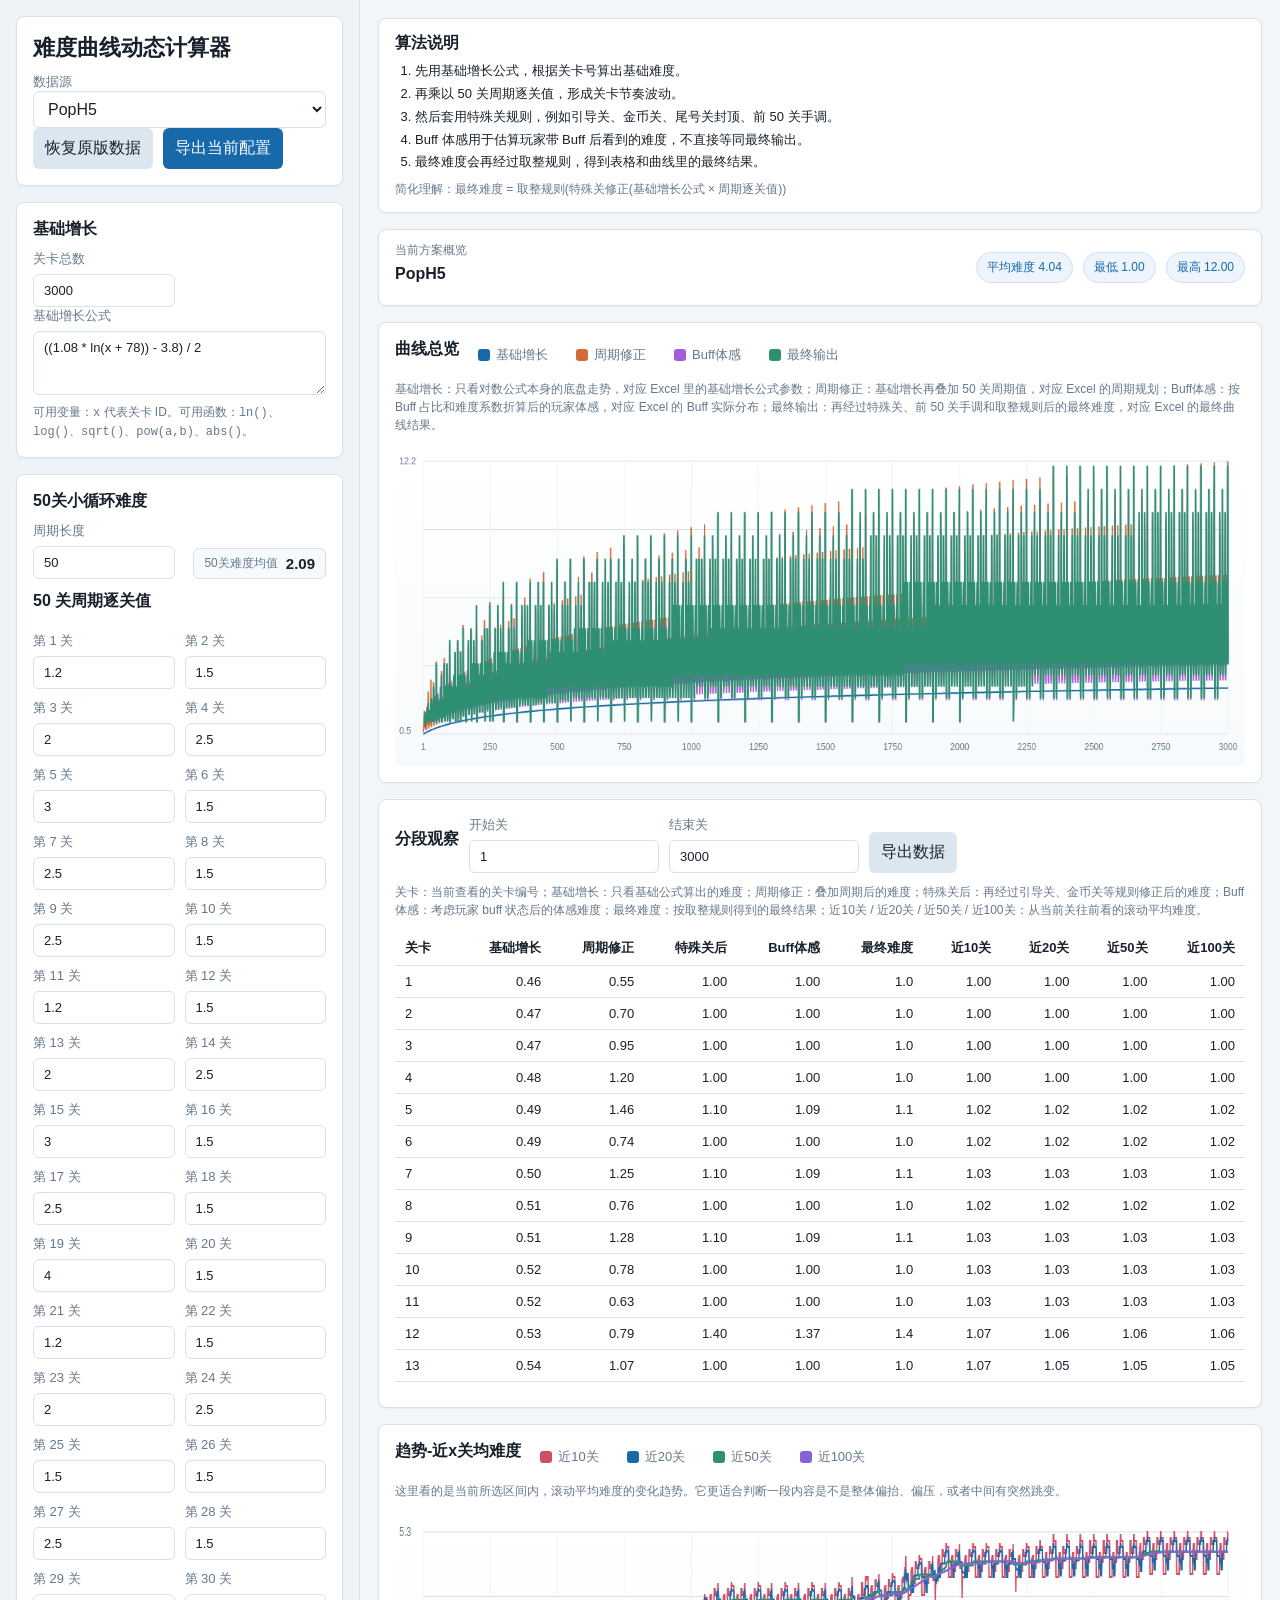
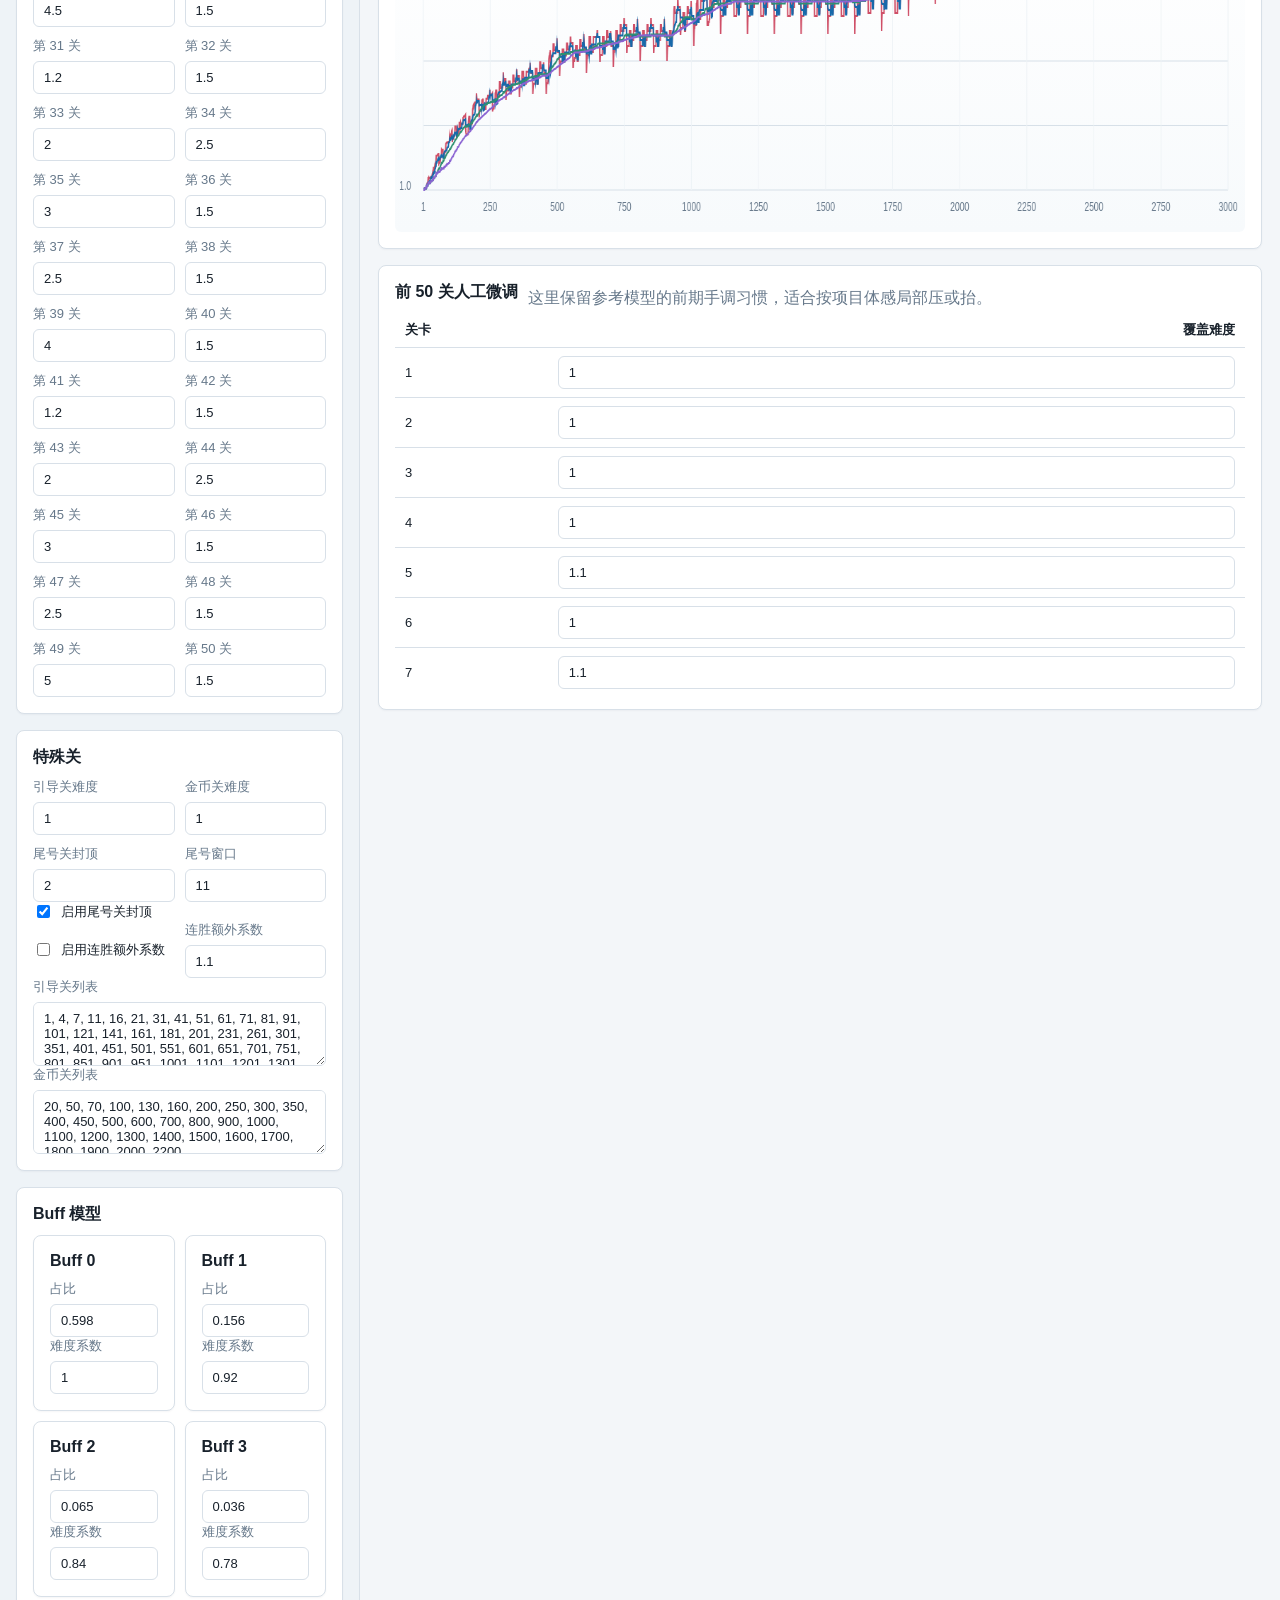
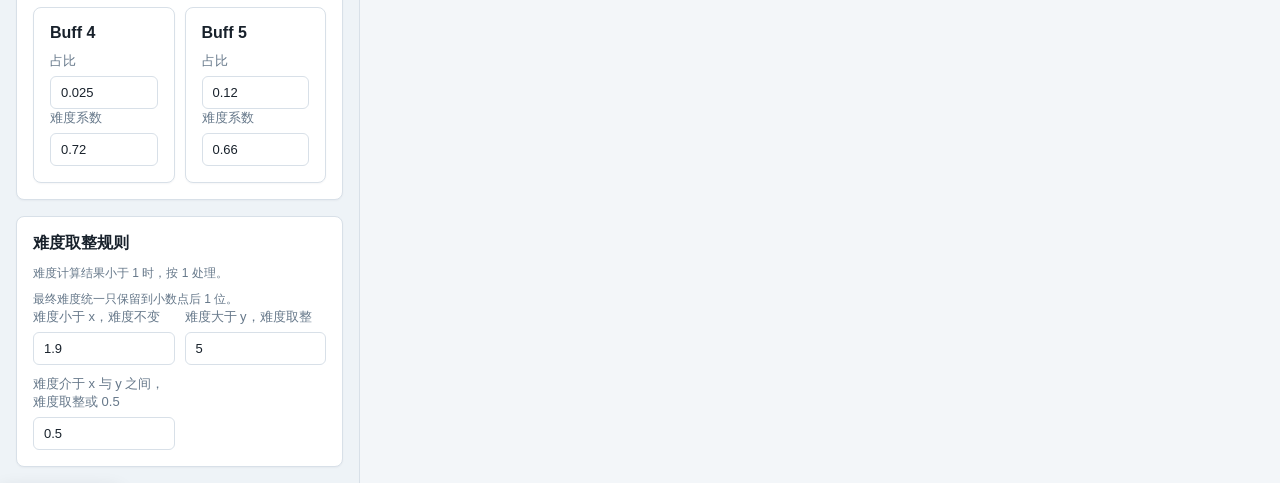
<file: index.html>
﻿<!doctype html>
<html lang="zh-CN">
<head>
  <meta charset="utf-8" />
  <meta name="viewport" content="width=device-width, initial-scale=1" />
  <title>难度曲线动态计算器</title>
  <link rel="stylesheet" href="./styles.css?v=20260625-24" />
</head>
<body>
  <div class="app-shell">
    <aside class="sidebar">
      <div id="protocolWarning" class="panel warning" hidden>
        <strong>当前是直接打开本地文件。</strong>
        <p>请改用本地服务地址打开，例如 <code>http://127.0.0.1:8765/product/app/index.html</code>，否则图表和动态结果可能不会加载。</p>
      </div>

      <div class="panel sticky">
        <h1>难度曲线动态计算器</h1>
        <div class="field-group compact">
          <label for="dataSource">数据源</label>
          <select id="dataSource">
            <option value="default">SH01</option>
            <option value="reference">PopH5</option>
          </select>
        </div>

        <div class="toolbar">
          <button id="resetBtn" class="secondary">恢复原版数据</button>
          <button id="exportBtn">导出当前配置</button>
        </div>
      </div>

      <section class="panel">
        <h2>基础增长</h2>
<div class="grid two">
          <label>关卡总数<input id="levelCount" type="number" min="50" max="5000" step="10" /></label>
        </div>
        <label>基础增长公式<textarea id="growthFormula" rows="3"></textarea></label>
        <p class="muted formula-tip">可用变量：<code>x</code> 代表关卡 ID。可用函数：<code>ln()</code>、<code>log()</code>、<code>sqrt()</code>、<code>pow(a,b)</code>、<code>abs()</code>。</p>
      </section>

      <section class="panel">
        <h2>50关小循环难度</h2>
        <div class="grid two cycle-summary">
          <label>周期长度<input id="cycleLength" type="number" min="10" max="200" step="5" /></label>
          <div class="readonly-metric">
            <span>50关难度均值</span>
            <strong id="cycleAverageValue">-</strong>
          </div>
        </div>
        <div class="section-head mini-head">
          <h2>50 关周期逐关值</h2>
        </div>
        <div class="cycle-grid" id="cycleValues"></div>
      </section>

      <section class="panel">
        <h2>特殊关</h2>
<div class="grid two">
          <label>引导关难度<input id="guideDifficulty" type="number" min="0.5" max="5" step="0.1" /></label>
          <label>金币关难度<input id="coinDifficulty" type="number" min="0.5" max="5" step="0.1" /></label>
          <label>尾号关封顶<input id="tailCapMax" type="number" min="0.5" max="10" step="0.1" /></label>
          <label>尾号窗口<input id="tailCapWindow" type="number" min="1" max="50" step="1" /></label>
        </div>
        <label class="switch"><input id="tailCapEnabled" type="checkbox" />启用尾号关封顶</label>
        <div class="grid two">
          <label class="switch"><input id="streakEnabled" type="checkbox" />启用连胜额外系数</label>
          <label>连胜额外系数<input id="streakExtraDefault" type="number" min="0.1" step="0.05" /></label>
        </div>
        <label>引导关列表<textarea id="guideLevels" rows="3"></textarea></label>
        <label>金币关列表<textarea id="coinLevels" rows="2"></textarea></label>
      </section>

      <section class="panel">
        <h2>Buff 模型</h2>
        <div class="buff-grid" id="buffGrid"></div>
      </section>

      <section class="panel">
        <h2>难度取整规则</h2>
<p class="muted formula-tip">难度计算结果小于 1 时，按 1 处理。</p>
        <p class="muted formula-tip">最终难度统一只保留到小数点后 1 位。</p>
        <div class="grid two">
          <label>难度小于 x，难度不变<input id="halfStepThreshold" type="number" step="0.1" /></label>
          <label>难度大于 y，难度取整<input id="integerThreshold" type="number" step="0.1" /></label>
          <label>难度介于 x 与 y 之间，难度取整或 0.5<input id="halfStep" type="number" min="0.1" step="0.1" /></label>
        </div>
      </section>
    </aside>

    <main class="content">
      <section class="panel algorithm-note">
        <div class="section-head">
          <h2>算法说明</h2>
        </div>
        <ol>
          <li>先用基础增长公式，根据关卡号算出基础难度。</li>
          <li>再乘以 50 关周期逐关值，形成关卡节奏波动。</li>
          <li>然后套用特殊关规则，例如引导关、金币关、尾号关封顶、前 50 关手调。</li>
          <li>Buff 体感用于估算玩家带 Buff 后看到的难度，不直接等同最终输出。</li>
          <li>最终难度会再经过取整规则，得到表格和曲线里的最终结果。</li>
        </ol>
        <p class="muted formula-line">简化理解：最终难度 = 取整规则(特殊关修正(基础增长公式 × 周期逐关值))</p>
      </section>

      <section class="hero">
        <div>
          <p class="eyebrow">当前方案概览</p>
          <h2 id="projectTitle">项目调试面板</h2>
        </div>
        <div class="hero-stats" id="heroStats"></div>
      </section>

      <section id="runtimeWarning" class="panel warning" hidden>
        <strong>当前结果没有算出来。</strong>
        <p id="runtimeWarningText"></p>
      </section>

      <section class="panel">
        <div class="section-head">
          <h2>曲线总览</h2>
          <div class="legend" id="curveLegend">
            <label class="legend-toggle"><input id="showGrowth" type="checkbox" checked /><span class="swatch growth"></span><span>基础增长</span></label>
            <label class="legend-toggle"><input id="showCycle" type="checkbox" checked /><span class="swatch cycle"></span><span>周期修正</span></label>
            <label class="legend-toggle"><input id="showBuffed" type="checkbox" checked /><span class="swatch buffed"></span><span>Buff体感</span></label>
            <label class="legend-toggle"><input id="showFinal" type="checkbox" checked /><span class="swatch final"></span><span>最终输出</span></label>
          </div>
        </div>
        <p class="muted section-help">基础增长：只看对数公式本身的底盘走势，对应 Excel 里的基础增长公式参数；周期修正：基础增长再叠加 50 关周期值，对应 Excel 的周期规划；Buff体感：按 Buff 占比和难度系数折算后的玩家体感，对应 Excel 的 Buff 实际分布；最终输出：再经过特殊关、前 50 关手调和取整规则后的最终难度，对应 Excel 的最终曲线结果。</p>
        <div class="chart-wrap">
          <canvas id="curveCanvas" width="1200" height="420"></canvas>
        </div>
      </section>

      <section class="panel">
        <div class="section-head">
          <h2>分段观察</h2>
          <div class="range-tools">
            <label>开始关
              <input id="focusStart" type="number" min="1" step="1" />
            </label>
            <label>结束关
              <input id="focusEnd" type="number" min="1" step="1" />
            </label>
            <button id="exportFocusBtn" type="button" class="secondary">导出数据</button>
          </div>
        </div>
        <p class="muted section-help">关卡：当前查看的关卡编号；基础增长：只看基础公式算出的难度；周期修正：叠加周期后的难度；特殊关后：再经过引导关、金币关等规则修正后的难度；Buff体感：考虑玩家 buff 状态后的体感难度；最终难度：按取整规则得到的最终结果；近10关 / 近20关 / 近50关 / 近100关：从当前关往前看的滚动平均难度。</p>
        <div class="table-wrap">
          <table>
            <thead>
              <tr>
                <th>关卡</th>
                <th>基础增长</th>
                <th>周期修正</th>
                <th>特殊关后</th>
                <th>Buff体感</th>
                <th>最终难度</th>
                <th>近10关</th>
                <th>近20关</th>
                <th>近50关</th>
                <th>近100关</th>
              </tr>
            </thead>
            <tbody id="focusTable"></tbody>
          </table>
        </div>
      </section>

      <section class="panel">
        <div class="section-head">
          <h2>趋势-近x关均难度</h2>
          <div class="legend compact-legend" id="trendLegend">
            <label class="legend-toggle"><input id="showAvg10" type="checkbox" checked /><span class="swatch avg10"></span><span>近10关</span></label>
            <label class="legend-toggle"><input id="showAvg20" type="checkbox" checked /><span class="swatch avg20"></span><span>近20关</span></label>
            <label class="legend-toggle"><input id="showAvg50" type="checkbox" checked /><span class="swatch avg50"></span><span>近50关</span></label>
            <label class="legend-toggle"><input id="showAvg100" type="checkbox" checked /><span class="swatch avg100"></span><span>近100关</span></label>
          </div>
        </div>
        <p class="muted section-help">这里看的是当前所选区间内，滚动平均难度的变化趋势。它更适合判断一段内容是不是整体偏抬、偏压，或者中间有突然跳变。</p>
        <div class="chart-wrap">
          <canvas id="trendCanvas" width="1200" height="320"></canvas>
        </div>
      </section>

      <section class="panel">
        <div class="section-head">
          <h2>前 50 关人工微调</h2>
          <p class="muted">这里保留参考模型的前期手调习惯，适合按项目体感局部压或抬。</p>
        </div>
        <div class="table-wrap compact-table">
          <table>
            <thead>
              <tr>
                <th>关卡</th>
                <th>覆盖难度</th>
              </tr>
            </thead>
            <tbody id="overrideTable"></tbody>
          </table>
        </div>
      </section>
    </main>
  </div>

  <script src="./app.js?v=20260625-24"></script>
</body>
</html>
</file>
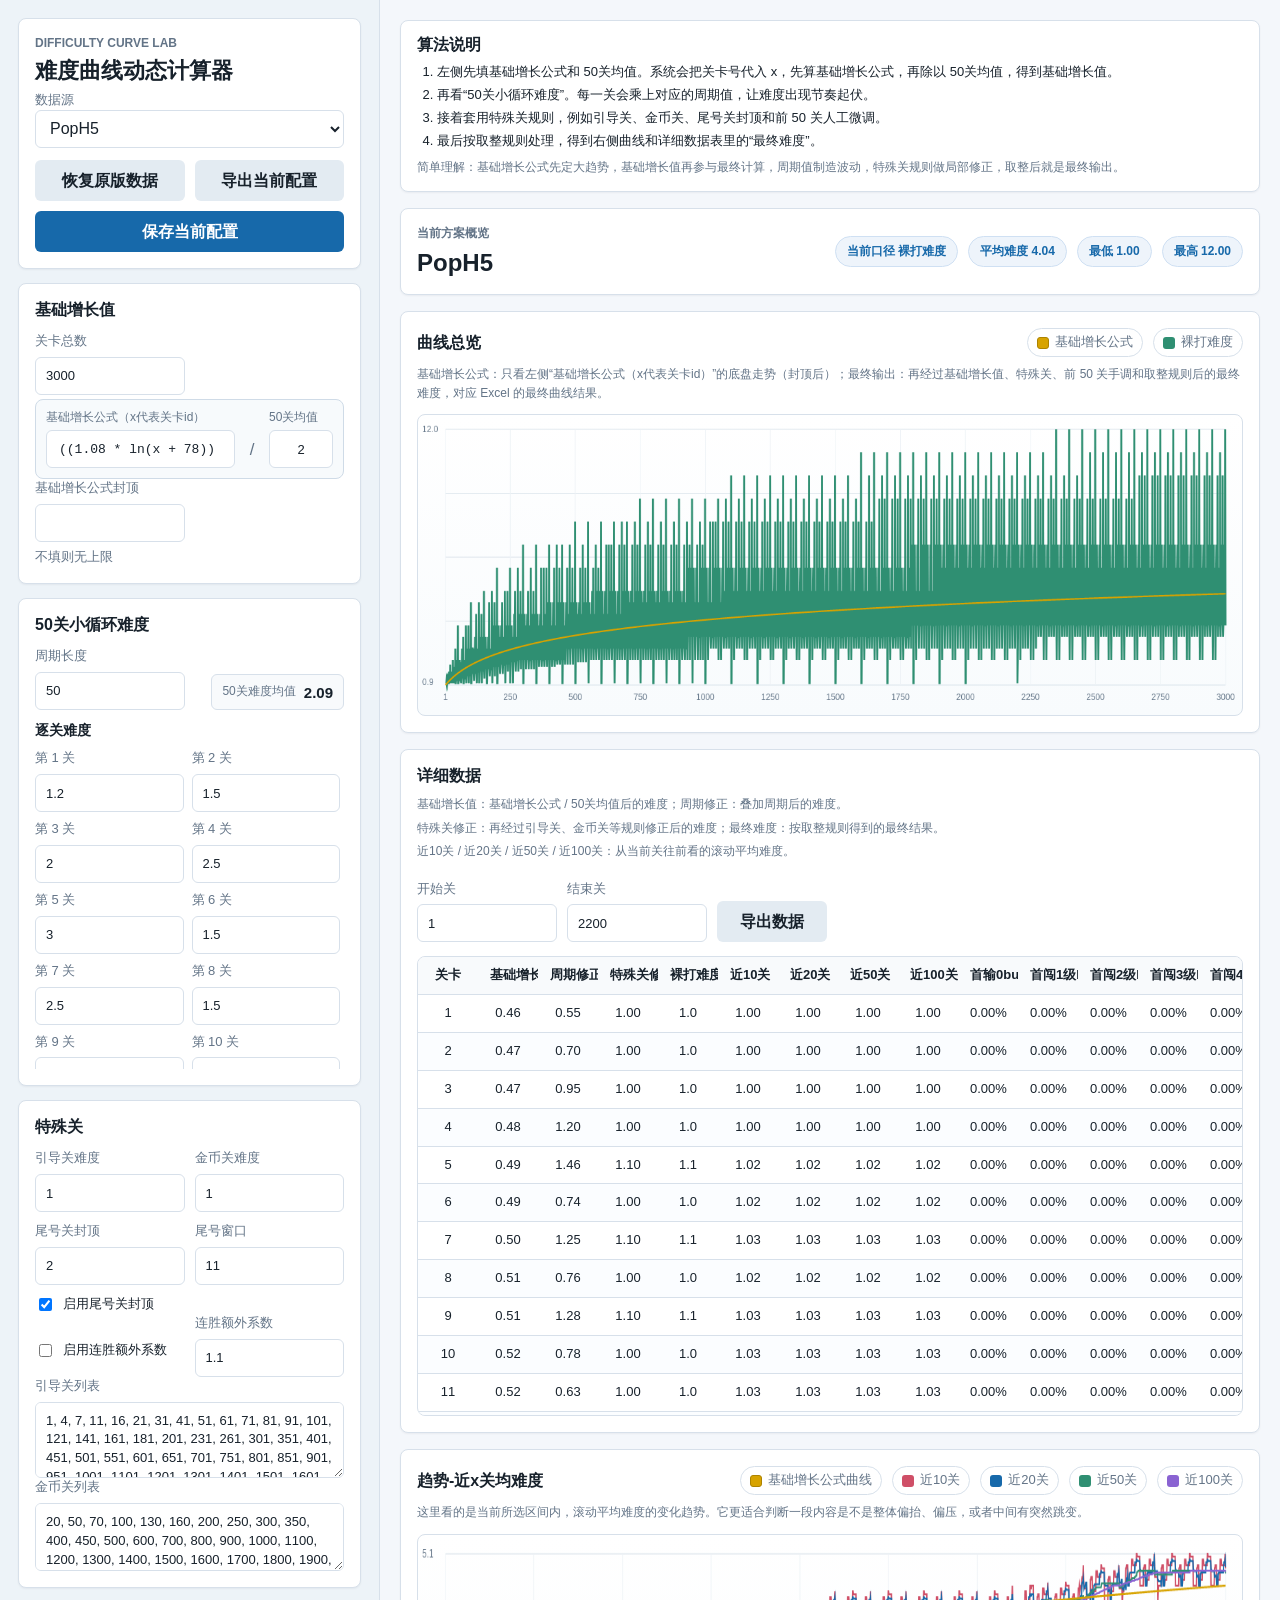
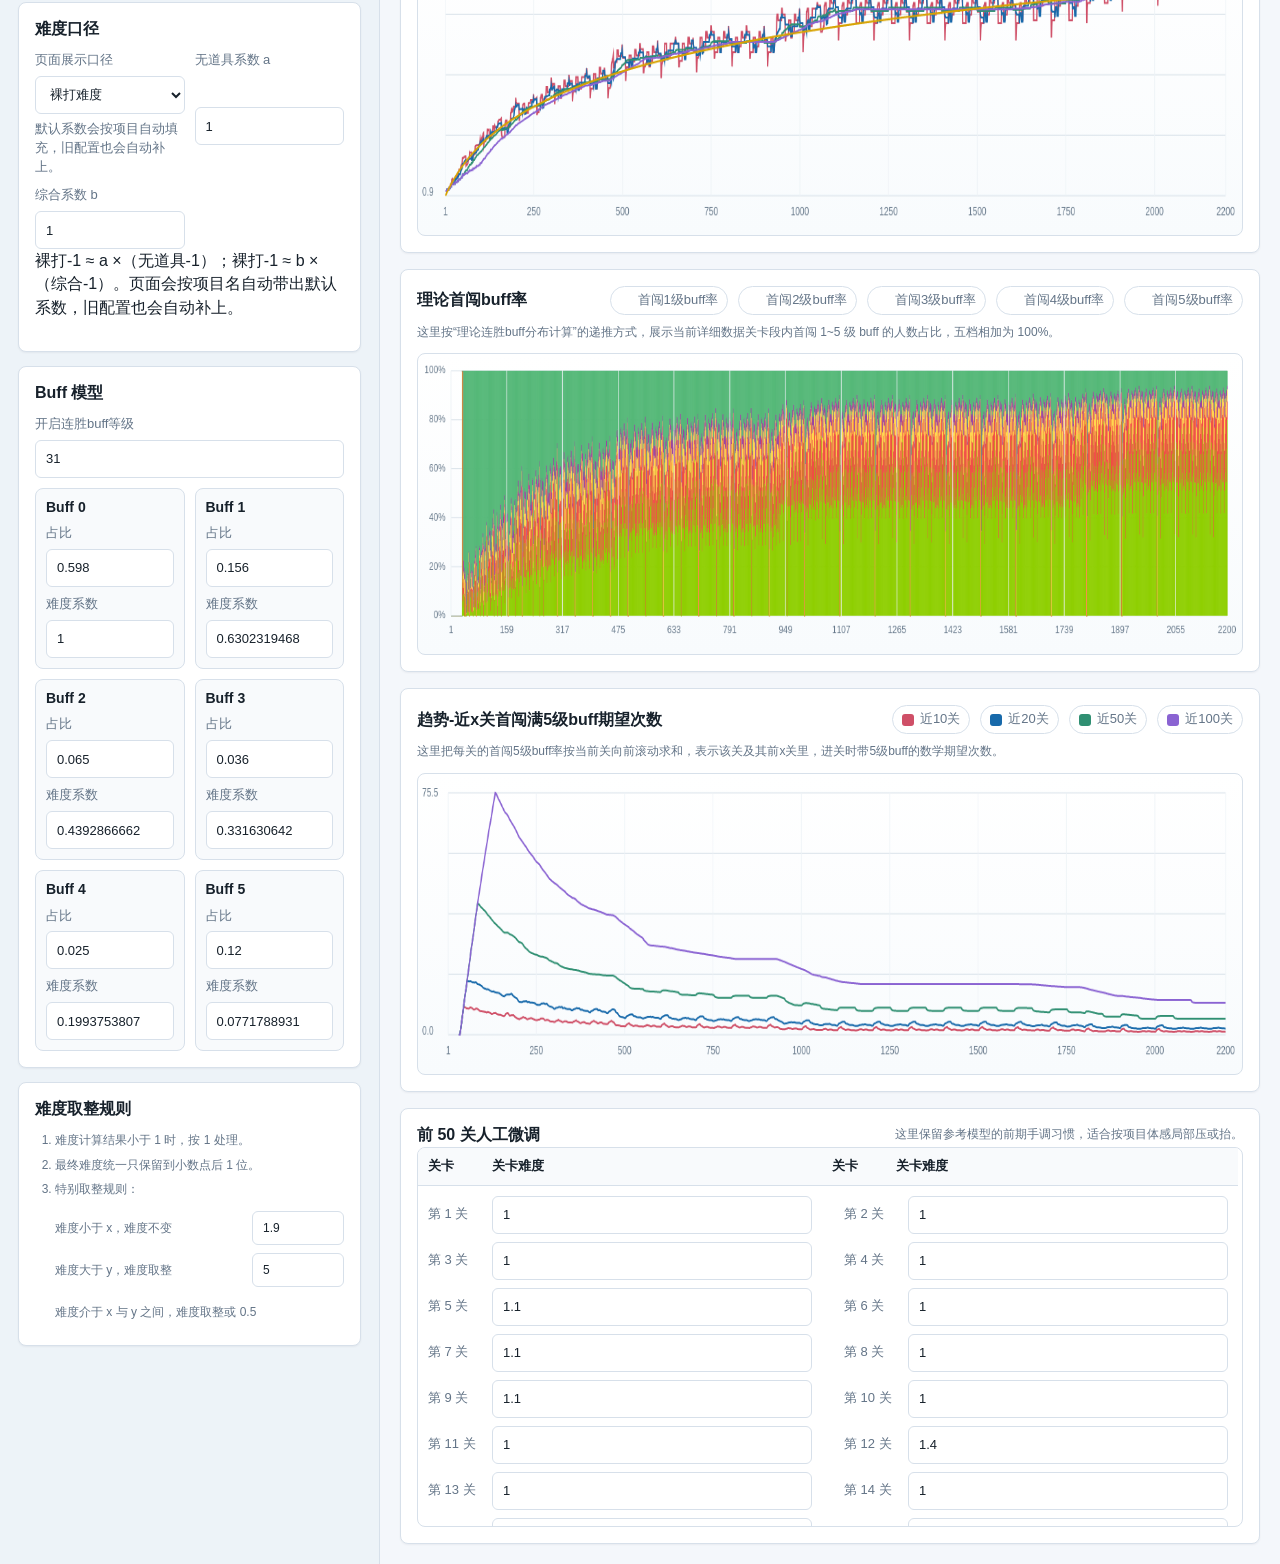
<file: product/app/index.html>
<!doctype html>
<html lang="zh-CN">
<head>
  <meta charset="utf-8" />
  <meta name="viewport" content="width=device-width, initial-scale=1" />
  <title>难度曲线动态计算器</title>
  <link rel="stylesheet" href="./styles.css?v=20260701-12" />
</head>
<body>
  <div class="app-shell">
    <aside class="sidebar">
      <div id="protocolWarning" class="panel warning" hidden>
        <strong>当前是直接打开本地文件。</strong>
        <p>请改用本地服务地址打开，例如 <code>http://127.0.0.1:8765/product/app/index.html</code>，否则图表和动态结果可能不会加载。</p>
      </div>

      <div class="panel sticky">
        <p class="eyebrow">Difficulty Curve Lab</p>
        <h1>难度曲线动态计算器</h1>
        <div class="field-group compact">
          <label for="dataSource">数据源</label>
          <select id="dataSource">
            <option value="default">SH01</option>
            <option value="reference">PopH5</option>
          </select>
        </div>

        <div class="toolbar">
          <button id="resetBtn" class="secondary">恢复原版数据</button>
          <button id="exportBtn" class="secondary">导出当前配置</button>
          <button id="saveBtn" type="button">保存当前配置</button>
        </div>
      </div>

      <section class="panel">
        <h2>基础增长值</h2>
        <div class="grid two">
          <label>关卡总数<input id="levelCount" type="number" min="50" max="5000" step="10" /></label>
        </div>
        <div class="formula-split">
          <label class="formula-part formula-numerator">
            <span>基础增长公式（x代表关卡id）</span>
            <input id="growthFormulaNumerator" type="text" spellcheck="false" autocomplete="off" placeholder="例如 ((1.08 * ln(x + 78)) - 3.8)" />
          </label>
          <div class="formula-divider" aria-hidden="true">/</div>
          <label class="formula-part formula-denominator">
            <span>50关均值</span>
            <input id="growthFormulaDenominator" type="text" inputmode="decimal" autocomplete="off" spellcheck="false" maxlength="3" />
          </label>
        </div>
        <div class="grid two">
          <label class="growth-cap-field" for="growthCap">
            <span>基础增长公式封顶</span>
            <input id="growthCap" type="number" min="0" step="0.1" />
            <span class="field-note">不填则无上限</span>
          </label>
        </div>
      </section>

      <section class="panel">
        <h2>50关小循环难度</h2>
        <div class="grid two cycle-summary">
          <label>周期长度<input id="cycleLength" type="number" min="10" max="200" step="5" /></label>
          <div class="readonly-metric">
            <span>50关难度均值</span>
            <strong id="cycleAverageValue">-</strong>
          </div>
        </div>
        <div class="section-head mini-head">
          <h2>逐关难度</h2>
        </div>
        <div class="cycle-grid" id="cycleValues"></div>
      </section>

      <section class="panel">
        <h2>特殊关</h2>
        <div class="grid two">
          <label>引导关难度<input id="guideDifficulty" type="number" min="0.5" max="5" step="0.1" /></label>
          <label>金币关难度<input id="coinDifficulty" type="number" min="0.5" max="5" step="0.1" /></label>
          <label>尾号关封顶<input id="tailCapMax" type="number" min="0.5" max="10" step="0.1" /></label>
          <label>尾号窗口<input id="tailCapWindow" type="number" min="1" max="50" step="1" /></label>
        </div>
        <label class="switch"><input id="tailCapEnabled" type="checkbox" />启用尾号关封顶</label>
        <div class="grid two">
          <label class="switch"><input id="streakEnabled" type="checkbox" />启用连胜额外系数</label>
          <label>连胜额外系数<input id="streakExtraDefault" type="number" min="0.1" step="0.05" /></label>
        </div>
        <label>引导关列表<textarea id="guideLevels" rows="3"></textarea></label>
        <label>金币关列表<textarea id="coinLevels" rows="2"></textarea></label>
      </section>

            <section class="panel">
        <h2>难度口径</h2>
        <div class="grid two">
          <label class="growth-cap-field">
            <span>页面展示口径</span>
            <select id="difficultyPresentationMode">
              <option value="bare">裸打难度</option>
              <option value="noItem">无道具难度</option>
              <option value="comprehensive">综合难度</option>
            </select>
            <span class="field-note">默认系数会按项目自动填充，旧配置也会自动补上。</span>
          </label>
          <label>无道具系数 a<input id="noItemCoeff" type="number" min="0.01" step="0.01" placeholder="1.00" /></label>
          <label>综合系数 b<input id="comprehensiveCoeff" type="number" min="0.01" step="0.01" placeholder="1.00" /></label>
        </div>
        <p class="field-note">裸打-1 ≈ a ×（无道具-1）；裸打-1 ≈ b ×（综合-1）。页面会按项目名自动带出默认系数，旧配置也会自动补上。</p>
      </section>
<section class="panel">
        <h2>Buff 模型</h2>
        <label>&#24320;&#21551;&#36830;&#32988;buff&#31561;&#32423;<input id="buffStartLevel" type="number" min="1" step="1" value="31" /></label>
        <div class="buff-grid" id="buffGrid"></div>
      </section>

      <section class="panel rounding-panel">
        <h2>难度取整规则</h2>
        <ol class="rule-notes">
          <li>难度计算结果小于 1 时，按 1 处理。</li>
          <li>最终难度统一只保留到小数点后 1 位。</li>
          <li>特别取整规则：</li>
        </ol>
        <div class="rounding-grid">
          <label>难度小于 x，难度不变<input id="halfStepThreshold" type="number" step="0.1" /></label>
          <label>难度大于 y，难度取整<input id="integerThreshold" type="number" step="0.1" /></label>
          <label class="static-rule">难度介于 x 与 y 之间，难度取整或 0.5</label>
        </div>
      </section>
    </aside>

    <main class="content">
      <section class="panel algorithm-note">
        <div class="section-head">
          <h2>算法说明</h2>
        </div>
        <ol>
          <li>左侧先填基础增长公式和 50关均值。系统会把关卡号代入 x，先算基础增长公式，再除以 50关均值，得到基础增长值。</li>
          <li>再看“50关小循环难度”。每一关会乘上对应的周期值，让难度出现节奏起伏。</li>
          <li>接着套用特殊关规则，例如引导关、金币关、尾号关封顶和前 50 关人工微调。</li>
          <li>最后按取整规则处理，得到右侧曲线和详细数据表里的“最终难度”。</li>
        </ol>
        <p class="muted formula-line">简单理解：基础增长公式先定大趋势，基础增长值再参与最终计算，周期值制造波动，特殊关规则做局部修正，取整后就是最终输出。</p>
      </section>

      <section class="hero">
        <div>
          <p class="eyebrow">当前方案概览</p>
          <h2 id="projectTitle">项目调试面板</h2>
        </div>
        <div class="hero-stats" id="heroStats"></div>
      </section>

      <section id="runtimeWarning" class="panel warning" hidden>
        <strong>当前结果没有算出来。</strong>
        <p id="runtimeWarningText"></p>
      </section>

      <section class="panel">
        <div class="section-head">
          <h2>曲线总览</h2>
          <div class="legend" id="curveLegend">
            <label class="legend-toggle"><input id="showGrowth" type="checkbox" checked /><span class="swatch growth"></span><span>基础增长公式</span></label>
            <label class="legend-toggle"><input id="showFinal" type="checkbox" checked /><span class="swatch final"></span><span id="finalDifficultyLegendText">最终输出</span></label>
          </div>
        </div>
        <p class="muted section-help">基础增长公式：只看左侧“基础增长公式（x代表关卡id）”的底盘走势（封顶后）；最终输出：再经过基础增长值、特殊关、前 50 关手调和取整规则后的最终难度，对应 Excel 的最终曲线结果。</p>
        <div class="chart-wrap">
          <canvas id="curveCanvas" width="1200" height="420"></canvas>
        </div>
      </section>
      <section class="panel detail-panel">
        <div class="section-head detail-head">
          <div class="detail-copy">
            <h2>详细数据</h2>
            <p class="muted section-help detail-help">
              <span>基础增长值：基础增长公式 / 50关均值后的难度；周期修正：叠加周期后的难度。</span>
              <span>特殊关修正：再经过引导关、金币关等规则修正后的难度；最终难度：按取整规则得到的最终结果。</span>
              <span>近10关 / 近20关 / 近50关 / 近100关：从当前关往前看的滚动平均难度。</span>
            </p>
          </div>
          <div class="range-tools">
            <label>开始关
              <input id="focusStart" type="number" min="1" step="1" />
            </label>
            <label>结束关
              <input id="focusEnd" type="number" min="1" step="1" />
            </label>
            <button id="exportFocusBtn" type="button" class="secondary">导出数据</button>
          </div>
        </div>
        <div class="table-wrap">
          <table>
            <thead>
              <tr>
                <th>关卡</th>
                <th>基础增长值</th>
                <th>周期修正</th>
                <th>特殊关修正</th>
                <th id="finalDifficultyHeader">最终难度</th>
                <th>近10关</th>
                <th>近20关</th>
                <th>近50关</th>
                <th>近100关</th>
                <th>&#39318;&#36755;0buff&#29575;</th>
                <th>&#39318;&#38383;1&#32423;buff&#29575;</th>
                <th>&#39318;&#38383;2&#32423;buff&#29575;</th>
                <th>&#39318;&#38383;3&#32423;buff&#29575;</th>
                <th>&#39318;&#38383;4&#32423;buff&#29575;</th>
                <th>&#39318;&#38383;5&#32423;buff&#29575;</th>
              </tr>
            </thead>
            <tbody id="focusTable"></tbody>
          </table>
        </div>
      </section>


      <section class="panel">
        <div class="section-head">
          <h2>趋势-近x关均难度</h2>
          <div class="legend compact-legend" id="trendLegend">
            <label class="legend-toggle"><input id="showTrendGrowth" type="checkbox" checked /><span class="swatch growth"></span><span>基础增长公式曲线</span></label>
            <label class="legend-toggle"><input id="showAvg10" type="checkbox" checked /><span class="swatch avg10"></span><span>近10关</span></label>
            <label class="legend-toggle"><input id="showAvg20" type="checkbox" checked /><span class="swatch avg20"></span><span>近20关</span></label>
            <label class="legend-toggle"><input id="showAvg50" type="checkbox" checked /><span class="swatch avg50"></span><span>近50关</span></label>
            <label class="legend-toggle"><input id="showAvg100" type="checkbox" checked /><span class="swatch avg100"></span><span>近100关</span></label>
          </div>
        </div>
        <p class="muted section-help">这里看的是当前所选区间内，滚动平均难度的变化趋势。它更适合判断一段内容是不是整体偏抬、偏压，或者中间有突然跳变。</p>
        <div class="chart-wrap">
          <canvas id="trendCanvas" width="1200" height="320"></canvas>
        </div>
      </section>


      <section class="panel">
        <div class="section-head">
          <h2>&#29702;&#35770;&#39318;&#38383;buff&#29575;</h2>
          <div class="legend compact-legend buff-legend" id="buffDistributionLegend">
                        <label class="legend-toggle"><input id="showBuff1" type="checkbox" checked /><span class="swatch buff1"></span><span>&#39318;&#38383;1&#32423;buff&#29575;</span></label>
            <label class="legend-toggle"><input id="showBuff2" type="checkbox" checked /><span class="swatch buff2"></span><span>&#39318;&#38383;2&#32423;buff&#29575;</span></label>
            <label class="legend-toggle"><input id="showBuff3" type="checkbox" checked /><span class="swatch buff3"></span><span>&#39318;&#38383;3&#32423;buff&#29575;</span></label>
            <label class="legend-toggle"><input id="showBuff4" type="checkbox" checked /><span class="swatch buff4"></span><span>&#39318;&#38383;4&#32423;buff&#29575;</span></label>
            <label class="legend-toggle"><input id="showBuff5" type="checkbox" checked /><span class="swatch buff5"></span><span>&#39318;&#38383;5&#32423;buff&#29575;</span></label>
          </div>
        </div>
                <p class="muted section-help">&#36825;&#37324;&#25353;&#8220;&#29702;&#35770;&#36830;&#32988;buff&#20998;&#24067;&#35745;&#31639;&#8221;&#30340;&#36882;&#25512;&#26041;&#24335;&#65292;&#23637;&#31034;&#24403;&#21069;&#35814;&#32454;&#25968;&#25454;&#20851;&#21345;&#27573;&#20869;&#39318;&#38383; 1~5 &#32423; buff &#30340;&#20154;&#25968;&#21344;&#27604;&#65292;&#20116;&#26723;&#30456;&#21152;&#20026; 100%&#12290;</p>
        <div class="chart-wrap">
          <canvas id="buffDistributionCanvas" width="1200" height="360"></canvas>
        </div>
      </section>


      <section class="panel">
        <div class="section-head">
          <h2>趋势-近x关首闯满5级buff期望次数</h2>
          <div class="legend compact-legend" id="buffExpectationLegend">
            <label class="legend-toggle"><input id="showBuffExpected10" type="checkbox" checked /><span class="swatch avg10"></span><span>近10关</span></label>
            <label class="legend-toggle"><input id="showBuffExpected20" type="checkbox" checked /><span class="swatch avg20"></span><span>近20关</span></label>
            <label class="legend-toggle"><input id="showBuffExpected50" type="checkbox" checked /><span class="swatch avg50"></span><span>近50关</span></label>
            <label class="legend-toggle"><input id="showBuffExpected100" type="checkbox" checked /><span class="swatch avg100"></span><span>近100关</span></label>
          </div>
        </div>
        <p class="muted section-help">这里把每关的首闯5级buff率按当前关向前滚动求和，表示该关及其前x关里，进关时带5级buff的数学期望次数。</p>
        <div class="chart-wrap">
          <canvas id="buffExpectationCanvas" width="1200" height="320"></canvas>
        </div>
      </section>


      <section class="panel">
        <div class="section-head">
          <h2>前 50 关人工微调</h2>
          <p class="muted manual-tune-note">这里保留参考模型的前期手调习惯，适合按项目体感局部压或抬。</p>
        </div>
        <div class="override-scroll compact-table">
          <div class="override-grid-head">
            <span>关卡</span>
            <span>关卡难度</span>
            <span>关卡</span>
            <span>关卡难度</span>
          </div>
          <div class="override-grid" id="overrideTable"></div>
        </div>
      </section>
    </main>
  </div>

  <script src="./app.js?v=20260701-21"></script>
</body>
</html>
</file>
<file: styles.css>
﻿:root {
  color-scheme: light;
  --bg: #f3f6f9;
  --panel: #ffffff;
  --border: #d8e0e8;
  --text: #18212b;
  --muted: #66788a;
  --accent: #1769aa;
  --accent-2: #2f8f72;
  --accent-3: #a25ddc;
  --accent-4: #d26b36;
  --warning-bg: #fff7e8;
  --warning-border: #f1cf93;
  --warning-text: #7c5500;
  --avg10: #cf4f67;
  --avg20: #1769aa;
  --avg50: #2f8f72;
  --avg100: #8a63d2;
}

* { box-sizing: border-box; }
body {
  margin: 0;
  font-family: Arial, "Microsoft YaHei", sans-serif;
  background: var(--bg);
  color: var(--text);
}

code {
  font-family: Consolas, "Courier New", monospace;
  font-size: 12px;
}

.app-shell {
  display: grid;
  grid-template-columns: 360px 1fr;
  min-height: 100vh;
}

.sidebar {
  border-right: 1px solid var(--border);
  background: #eef3f7;
  padding: 16px;
  display: grid;
  gap: 16px;
  align-content: start;
}

.content {
  padding: 18px;
  display: grid;
  gap: 16px;
  align-content: start;
  align-items: start;
}

.panel, .hero, .metrics-grid article {
  background: var(--panel);
  border: 1px solid var(--border);
  border-radius: 8px;
  box-shadow: 0 1px 2px rgba(15, 23, 42, 0.04);
}

.panel { padding: 16px; }
.algorithm-note {
  padding: 14px 16px;
}

.algorithm-note .section-head h2 {
  margin-bottom: 0;
}

.algorithm-note ol {
  margin: 8px 0 0;
  padding-left: 20px;
  display: grid;
  gap: 4px;
  color: var(--text);
  font-size: 13px;
  line-height: 1.45;
}

.algorithm-note .formula-line {
  margin-top: 8px;
  font-size: 12px;
}
.hero {
  padding: 12px 16px;
  display: flex;
  justify-content: space-between;
  align-items: center;
  gap: 14px;
  min-height: 0;
}

.warning {
  background: var(--warning-bg);
  border-color: var(--warning-border);
  color: var(--warning-text);
}

.warning p {
  margin: 8px 0 0;
  line-height: 1.5;
}

.sticky { position: static; }
h1, h2 { margin: 0 0 10px; }
h1 { font-size: 22px; }
h2 { font-size: 16px; }
.muted { color: var(--muted); margin: 0; line-height: 1.5; }
.formula-tip { margin-top: 8px; font-size: 12px; }
.mini-head { align-items: start; margin-top: 12px; }
.eyebrow {
  margin: 0 0 6px;
  font-size: 12px;
  color: var(--muted);
}
.grid.two {
  display: grid;
  grid-template-columns: repeat(2, minmax(0, 1fr));
  gap: 10px;
}

.cycle-summary {
  align-items: end;
  grid-template-columns: minmax(0, 1fr) auto;
  gap: 10px 14px;
}

label {
  display: grid;
  gap: 6px;
  font-size: 13px;
  color: var(--muted);
}

input, select, textarea, button {
  font: inherit;
}

input, select, textarea {
  width: 100%;
  padding: 8px 10px;
  border: 1px solid var(--border);
  border-radius: 6px;
  background: #fff;
  color: var(--text);
}

textarea { resize: vertical; min-height: 64px; }

button {
  border: 0;
  border-radius: 6px;
  padding: 10px 12px;
  background: var(--accent);
  color: #fff;
  cursor: pointer;
}

button.secondary {
  background: #dbe6ef;
  color: var(--text);
}

.toolbar, .section-head, .legend, .hero-stats {
  display: flex;
  gap: 10px;
  align-items: center;
  flex-wrap: wrap;
}

.hero-stats {
  justify-content: flex-end;
}

.hero-stats .pill {
  background: #eef4fb;
  color: var(--accent);
  border: 1px solid #cfe0f3;
  border-radius: 999px;
  padding: 6px 10px;
  font-size: 12px;
}

.legend-toggle,
.legend-toggle {
  display: inline-flex;
  align-items: center;
  gap: 6px;
  color: var(--muted);
  border: 1px solid transparent;
  border-radius: 999px;
  padding: 4px 8px;
}

.legend-toggle {
  cursor: pointer;
  user-select: none;
}

.legend-toggle:hover {
  background: #f4f8fc;
  border-color: #d7e4f0;
}

.legend-toggle input {
  position: absolute;
  opacity: 0;
  pointer-events: none;
  width: 1px;
  height: 1px;
}

.legend-toggle.off {
  opacity: 0.45;
}

.swatch {
  width: 12px;
  height: 12px;
  border-radius: 3px;
  display: inline-block;
}

.swatch.growth { background: var(--accent); }
.swatch.cycle { background: var(--accent-4); }
.swatch.buffed { background: var(--accent-3); }
.swatch.final { background: var(--accent-2); }
.swatch.avg10 { background: var(--avg10); }
.swatch.avg20 { background: var(--avg20); }
.swatch.avg50 { background: var(--avg50); }
.swatch.avg100 { background: var(--avg100); }

.chart-wrap {
  width: 100%;
  overflow: auto;
}

canvas {
  width: 100%;
  min-height: 320px;
  display: block;
  background: linear-gradient(180deg, #fff 0%, #f7fafc 100%);
  border-radius: 6px;
}

.metrics-grid {
  display: grid;
  grid-template-columns: repeat(2, minmax(0, 1fr));
  gap: 12px;
}

.metrics-grid article {
  padding: 14px;
}

.metrics-grid h3 {
  margin: 0 0 8px;
  font-size: 13px;
  color: var(--muted);
  font-weight: 400;
}

.metrics-grid strong {
  font-size: 28px;
  line-height: 1;
}

.table-wrap {
  overflow: auto;
  max-height: 460px;
}

.compact-table { max-height: 380px; }

table {
  width: 100%;
  border-collapse: collapse;
  font-size: 13px;
}

th, td {
  border-bottom: 1px solid var(--border);
  padding: 8px 10px;
  text-align: right;
  white-space: nowrap;
}

th:first-child, td:first-child { text-align: left; }
thead th {
  position: sticky;
  top: 0;
  z-index: 2;
  background: var(--panel);
}

.buff-grid {
  display: grid;
  grid-template-columns: repeat(2, minmax(0, 1fr));
  gap: 10px;
  margin-top: 10px;
}

.cycle-grid {
  display: grid;
  grid-template-columns: repeat(2, minmax(0, 1fr));
  gap: 10px;
  margin-top: 10px;
}

.switch {
  display: flex;
  align-items: center;
  gap: 8px;
  color: var(--text);
}

.switch input { width: auto; }

.section-help { margin: 10px 0 12px; font-size: 12px; }

.range-tools {
  display: flex;
  gap: 10px;
  align-items: end;
  flex-wrap: wrap;
}

.range-tools label {
  min-width: 120px;
}

.range-tools button {
  white-space: nowrap;
}

@media (max-width: 1200px) {
  .app-shell { grid-template-columns: 1fr; }
  .sidebar { border-right: 0; border-bottom: 1px solid var(--border); }

}

@media (max-width: 720px) {
  .grid.two, .buff-grid, .cycle-grid {
    grid-template-columns: 1fr;
  }
  .hero { flex-direction: column; }
}



.chart-tooltip {
  position: fixed;
  z-index: 20;
  display: grid;
  gap: 4px;
  min-width: 120px;
  padding: 8px 10px;
  border: 1px solid #c8d7e5;
  border-radius: 6px;
  background: rgba(255, 255, 255, 0.96);
  box-shadow: 0 8px 20px rgba(15, 23, 42, 0.14);
  color: var(--text);
  font-size: 12px;
  pointer-events: none;
}

.chart-tooltip span {
  color: var(--muted);
}






.readonly-metric {
  display: inline-flex;
  align-items: center;
  justify-self: end;
  gap: 8px;
  width: auto;
  min-width: 0;
  padding: 6px 10px;
  border: 1px solid var(--border);
  border-radius: 6px;
  background: #f7fafc;
  color: var(--muted);
  font-size: 12px;
  white-space: nowrap;
}

.readonly-metric strong {
  min-height: 0;
  padding: 0;
  border: 0;
  background: transparent;
  color: var(--text);
  font-size: 15px;
  font-weight: 700;
  line-height: 1;
}
</file>
<file: product/app/styles.css>
:root {
  color-scheme: light;
  --bg: #f4f7fb;
  --surface: #ffffff;
  --sidebar: #edf3f8;
  --border: #d7e0ea;
  --border-strong: #c4d1de;
  --text: #17212b;
  --muted: #637487;
  --subtle: #f8fafc;
  --accent: #1769aa;
  --accent-dark: #0f568d;
  --accent-2: #2f8f72;
  --accent-3: #8a63d2;
  --accent-4: #d26b36;
  --growth-line: #d7a300;
  --warning-bg: #fff7e8;
  --warning-border: #f1cf93;
  --warning-text: #7c5500;
  --avg10: #cf4f67;
  --avg20: #1769aa;
  --avg50: #2f8f72;
  --avg100: #8a63d2;
}

* { box-sizing: border-box; }

html { background: var(--bg); }

body {
  margin: 0;
  min-width: 320px;
  font-family: Arial, "Microsoft YaHei", sans-serif;
  background: var(--bg);
  color: var(--text);
  line-height: 1.45;
}

code {
  font-family: Consolas, "Courier New", monospace;
  font-size: 12px;
}

.app-shell {
  display: grid;
  grid-template-columns: minmax(340px, 380px) minmax(0, 1fr);
  min-height: 100vh;
}

.sidebar {
  display: grid;
  align-content: start;
  gap: 14px;
  min-width: 0;
  padding: 18px;
  border-right: 1px solid var(--border);
  background: var(--sidebar);
}

.content {
  display: grid;
  align-content: start;
  align-items: start;
  gap: 16px;
  min-width: 0;
  padding: 20px;
}

.panel,
.hero {
  min-width: 0;
  background: var(--surface);
  border: 1px solid var(--border);
  border-radius: 8px;
  box-shadow: 0 1px 2px rgba(15, 23, 42, 0.05);
}

.panel { padding: 16px; }
.sticky { position: static; }

h1,
h2,
h3,
p { margin-top: 0; }

h1 {
  margin-bottom: 6px;
  font-size: 22px;
  line-height: 1.2;
  letter-spacing: 0;
}

h2 {
  margin-bottom: 12px;
  font-size: 16px;
  line-height: 1.25;
}

h3 { margin-bottom: 8px; }

.eyebrow {
  margin: 0 0 6px;
  color: var(--muted);
  font-size: 12px;
  font-weight: 700;
  text-transform: uppercase;
}

.sidebar-subtitle {
  margin: 0 0 14px;
  color: var(--muted);
  font-size: 13px;
}

.muted {
  margin: 0;
  color: var(--muted);
  line-height: 1.55;
}

.formula-tip,
.section-help,
.manual-tune-note,
.algorithm-note .formula-line {
  font-size: 12px;
}

.formula-tip { margin-top: 10px; }
.section-help { margin: 8px 0 12px; }

.warning {
  background: var(--warning-bg);
  border-color: var(--warning-border);
  color: var(--warning-text);
}

.warning p {
  margin: 8px 0 0;
  line-height: 1.5;
}

.field-group,
.grid.two,
.buff-grid,
.cycle-grid,
.formula-part {
  min-width: 0;
}

.grid.two {
  display: grid;
  grid-template-columns: repeat(2, minmax(0, 1fr));
  gap: 10px;
}

label {
  display: grid;
  gap: 6px;
  min-width: 0;
  color: var(--muted);
  font-size: 13px;
}

input,
select,
textarea,
button {
  font: inherit;
}

input,
select,
textarea {
  width: 100%;
  min-width: 0;
  border: 1px solid var(--border);
  border-radius: 6px;
  background: #fff;
  color: var(--text);
}

input,
select {
  height: 38px;
  padding: 8px 10px;
}

textarea {
  min-height: 68px;
  padding: 9px 10px;
  resize: vertical;
}

input:focus,
select:focus,
textarea:focus {
  outline: 2px solid rgba(23, 105, 170, 0.18);
  border-color: var(--accent);
}

button {
  min-height: 38px;
  border: 0;
  border-radius: 6px;
  padding: 9px 12px;
  background: var(--accent);
  color: #fff;
  cursor: pointer;
  font-weight: 700;
  white-space: nowrap;
}

button:hover { background: var(--accent-dark); }

button.secondary {
  background: #e3ebf2;
  color: var(--text);
}

button.secondary:hover { background: #d4e0eb; }

.toolbar,
.section-head,
.legend,
.hero-stats,
.range-tools {
  display: flex;
  align-items: center;
  flex-wrap: wrap;
  gap: 10px;
  min-width: 0;
}

.toolbar { margin-top: 12px; }
.toolbar button { flex: 1 1 110px; }

.section-head {
  justify-content: space-between;
  margin-bottom: 2px;
}

.section-head h2 { margin-bottom: 0; }

.algorithm-note { padding: 14px 16px; }

.algorithm-note ol {
  display: grid;
  gap: 4px;
  margin: 8px 0 0;
  padding-left: 20px;
  color: var(--text);
  font-size: 13px;
}

.algorithm-note .formula-line { margin-top: 8px; }

.hero {
  display: flex;
  justify-content: space-between;
  align-items: center;
  gap: 16px;
  padding: 16px;
}

.hero h2 {
  margin: 0;
  font-size: 24px;
}

.hero-stats { justify-content: flex-end; }

.hero-stats .pill {
  display: inline-flex;
  align-items: center;
  min-height: 30px;
  border: 1px solid #cfe0f3;
  border-radius: 999px;
  padding: 6px 11px;
  background: #eef4fb;
  color: var(--accent);
  font-size: 12px;
  font-weight: 700;
}

.formula-split {
  display: grid;
  grid-template-columns: minmax(0, 1fr) 18px 64px;
  gap: 8px;
  align-items: end;
  margin-top: 4px;
  padding: 10px;
  border: 1px solid #cfdbe7;
  border-radius: 8px;
  background: #f7fafc;
}

.formula-part span {
  overflow: hidden;
  color: var(--muted);
  font-size: 12px;
  line-height: 1.2;
  text-overflow: ellipsis;
  white-space: nowrap;
}

.formula-numerator input {
  padding-inline: 12px;
  font-family: Consolas, "Courier New", monospace;
}

.formula-denominator input {
  padding-inline: 6px;
  text-align: center;
}

.formula-divider {
  display: grid;
  place-items: center;
  height: 38px;
  color: var(--muted);
  font-size: 17px;
  line-height: 1;
  user-select: none;
}

.cycle-summary {
  align-items: end;
  grid-template-columns: minmax(0, 1fr) auto;
  gap: 10px 14px;
}

.readonly-metric {
  display: inline-flex;
  align-items: center;
  justify-self: end;
  gap: 8px;
  width: auto;
  min-width: 0;
  padding: 8px 10px;
  border: 1px solid var(--border);
  border-radius: 6px;
  background: var(--subtle);
  color: var(--muted);
  font-size: 12px;
  white-space: nowrap;
}

.readonly-metric strong {
  color: var(--text);
  font-size: 15px;
  line-height: 1;
}

.mini-head {
  align-items: start;
  margin-top: 12px;
}

.mini-head h2 { font-size: 14px; }

.cycle-grid {
  display: grid;
  grid-template-columns: repeat(auto-fill, minmax(112px, 1fr));
  gap: 8px;
  max-height: 320px;
  margin-top: 10px;
  padding-right: 4px;
  overflow: auto;
}

.buff-grid {
  display: grid;
  grid-template-columns: repeat(2, minmax(0, 1fr));
  gap: 10px;
  margin-top: 10px;
}

.buff-item {
  display: grid;
  gap: 8px;
  min-width: 0;
  padding: 10px;
  border: 1px solid var(--border);
  border-radius: 8px;
  background: var(--subtle);
}

.buff-item h2 {
  margin-bottom: 0;
  font-size: 14px;
}

.switch {
  display: flex;
  align-items: center;
  gap: 8px;
  margin-top: 10px;
  color: var(--text);
}

.switch input {
  width: auto;
  height: auto;
}

.legend { justify-content: flex-end; }

.legend-toggle {
  position: relative;
  display: inline-flex;
  align-items: center;
  gap: 6px;
  min-height: 28px;
  border: 1px solid var(--border);
  border-radius: 999px;
  padding: 4px 9px;
  background: #fff;
  color: var(--muted);
  cursor: pointer;
  user-select: none;
}

.legend-toggle:hover { border-color: var(--border-strong); }

.legend-toggle input {
  position: absolute;
  width: 1px;
  height: 1px;
  opacity: 0;
  pointer-events: none;
}

.legend-toggle.off { opacity: 0.45; }

.swatch {
  display: inline-block;
  width: 12px;
  height: 12px;
  border-radius: 3px;
}

.swatch.growth { background: var(--growth-line); border: 1px solid #ad8300; }
.swatch.cycle { background: var(--accent-4); }
.swatch.buffed { background: var(--accent-3); }
.swatch.final { background: var(--accent-2); }
.swatch.avg10 { background: var(--avg10); }
.swatch.avg20 { background: var(--avg20); }
.swatch.avg50 { background: var(--avg50); }
.swatch.avg100 { background: var(--avg100); }

.chart-wrap {
  width: 100%;
  overflow: auto;
  border: 1px solid var(--border);
  border-radius: 8px;
  background: linear-gradient(180deg, #fff 0%, #f8fbfd 100%);
}

canvas {
  display: block;
  width: 100%;
  min-width: 760px;
  min-height: 300px;
  background: transparent;
}

.table-wrap {
  max-height: 460px;
  overflow: auto;
  border: 1px solid var(--border);
  border-radius: 8px;
}

table {
  width: 100%;
  min-width: 900px;
  table-layout: fixed;
  border-collapse: collapse;
  font-size: 13px;
}

th,
td {
  border-bottom: 1px solid var(--border);
  padding: 9px 12px;
  text-align: center;
  white-space: nowrap;
  font-variant-numeric: tabular-nums;
}

th:first-child,
td:first-child { text-align: center; }

thead th {
  position: sticky;
  top: 0;
  z-index: 2;
  background: #f8fafc;
  color: var(--text);
}

tbody tr:nth-child(even) { background: #fbfdff; }
tbody tr:hover { background: #eef6ff; }

.range-tools { justify-content: flex-end; }

.range-tools label {
  min-width: 112px;
  max-width: 140px;
}

.compact-table { max-height: 380px; }

.override-scroll {
  overflow: auto;
  padding-right: 4px;
  border: 1px solid var(--border);
  border-radius: 8px;
}

.override-grid-head {
  position: sticky;
  top: 0;
  z-index: 2;
  display: grid;
  grid-template-columns: 56px 1fr 56px 1fr;
  gap: 8px;
  min-width: 430px;
  padding: 9px 10px;
  border-bottom: 1px solid var(--border);
  background: #f8fafc;
  color: var(--text);
  font-size: 13px;
  font-weight: 700;
}

.override-grid {
  display: grid;
  grid-template-columns: repeat(2, minmax(210px, 1fr));
  gap: 8px 12px;
  min-width: 430px;
  padding: 10px 0;
}

.override-item {
  display: grid;
  grid-template-columns: 56px minmax(0, 1fr);
  align-items: center;
  gap: 8px;
  min-width: 0;
  padding: 0 10px;
  color: var(--text);
}

.override-item span {
  color: var(--muted);
  font-size: 13px;
  white-space: nowrap;
}

.chart-tooltip {
  position: fixed;
  z-index: 20;
  display: grid;
  gap: 4px;
  min-width: 148px;
  padding: 9px 10px;
  border: 1px solid #c8d7e5;
  border-radius: 8px;
  background: rgba(255, 255, 255, 0.97);
  box-shadow: 0 8px 20px rgba(15, 23, 42, 0.14);
  color: var(--text);
  font-size: 12px;
  pointer-events: none;
}

.chart-tooltip[hidden] {
  display: none !important;
}

.chart-tooltip span,
.tooltip-row {
  color: var(--muted);
}

.tooltip-row {
  display: grid;
  grid-template-columns: 10px 1fr auto;
  align-items: center;
  gap: 6px;
}

.tooltip-row i {
  width: 10px;
  height: 10px;
  border-radius: 3px;
}

.tooltip-row b {
  color: var(--muted);
  font-weight: 400;
}

.tooltip-row em {
  color: var(--text);
  font-style: normal;
  font-weight: 700;
}

@media (max-width: 1200px) {
  .app-shell { grid-template-columns: 1fr; }

  .sidebar {
    border-right: 0;
    border-bottom: 1px solid var(--border);
  }

  .cycle-grid { grid-template-columns: repeat(auto-fill, minmax(118px, 1fr)); }
}

@media (max-width: 720px) {
  .sidebar,
  .content { padding: 12px; }

  .grid.two,
  .buff-grid,
  .cycle-summary {
    grid-template-columns: 1fr;
  }

  .cycle-grid {
    grid-template-columns: repeat(3, minmax(74px, 1fr));
    max-height: 300px;
  }

  .formula-split {
    grid-template-columns: minmax(0, 1fr);
  }

  .formula-divider {
    height: auto;
    justify-content: start;
    padding-left: 4px;
  }

  .hero {
    align-items: flex-start;
    flex-direction: column;
  }

  .hero h2 { font-size: 22px; }

  .hero-stats,
  .legend,
  .range-tools {
    justify-content: flex-start;
  }

  .range-tools label,
  .range-tools button {
    flex: 1 1 120px;
  }

  canvas { min-width: 680px; }
}
input[type="number"] {
  appearance: textfield;
  -moz-appearance: textfield;
}

input[type="number"]::-webkit-outer-spin-button,
input[type="number"]::-webkit-inner-spin-button {
  margin: 0;
  -webkit-appearance: none;
}
.detail-head {
  align-items: flex-start;
  gap: 18px;
  margin-bottom: 14px;
}

.detail-copy {
  flex: 1 1 520px;
  min-width: 280px;
}

.detail-copy .section-help {
  max-width: 760px;
  margin: 8px 0 0;
  line-height: 1.7;
}

.detail-head .range-tools {
  flex: 0 0 auto;
  align-items: end;
  justify-content: flex-end;
}

.detail-head .range-tools button {
  min-width: 110px;
}
@media (max-width: 900px) {
  .detail-head .range-tools {
    flex: 1 1 100%;
    justify-content: flex-start;
  }
}
.detail-help {
  display: grid;
  gap: 3px;
}

.detail-help span {
  display: block;
}
.rule-notes {
  display: grid;
  gap: 6px;
  margin: 0 0 12px;
  padding-left: 20px;
  color: var(--muted);
  font-size: 12px;
  line-height: 1.55;
}

.rounding-grid {
  display: grid;
  gap: 8px;
  margin-top: 8px;
  padding-left: 20px;
}

.rounding-grid label {
  grid-template-columns: minmax(0, 1fr) 92px;
  align-items: center;
  gap: 8px;
  color: var(--muted);
  font-size: 12px;
  line-height: 1.35;
}

.rounding-grid input {
  height: 34px;
  padding: 6px 10px;
}
@media (max-width: 720px) {
  .rounding-grid label {
    grid-template-columns: 1fr;
  }
}
.rounding-grid .static-rule {
  grid-template-columns: 1fr;
  min-height: 34px;
  align-content: center;
}
</file>
